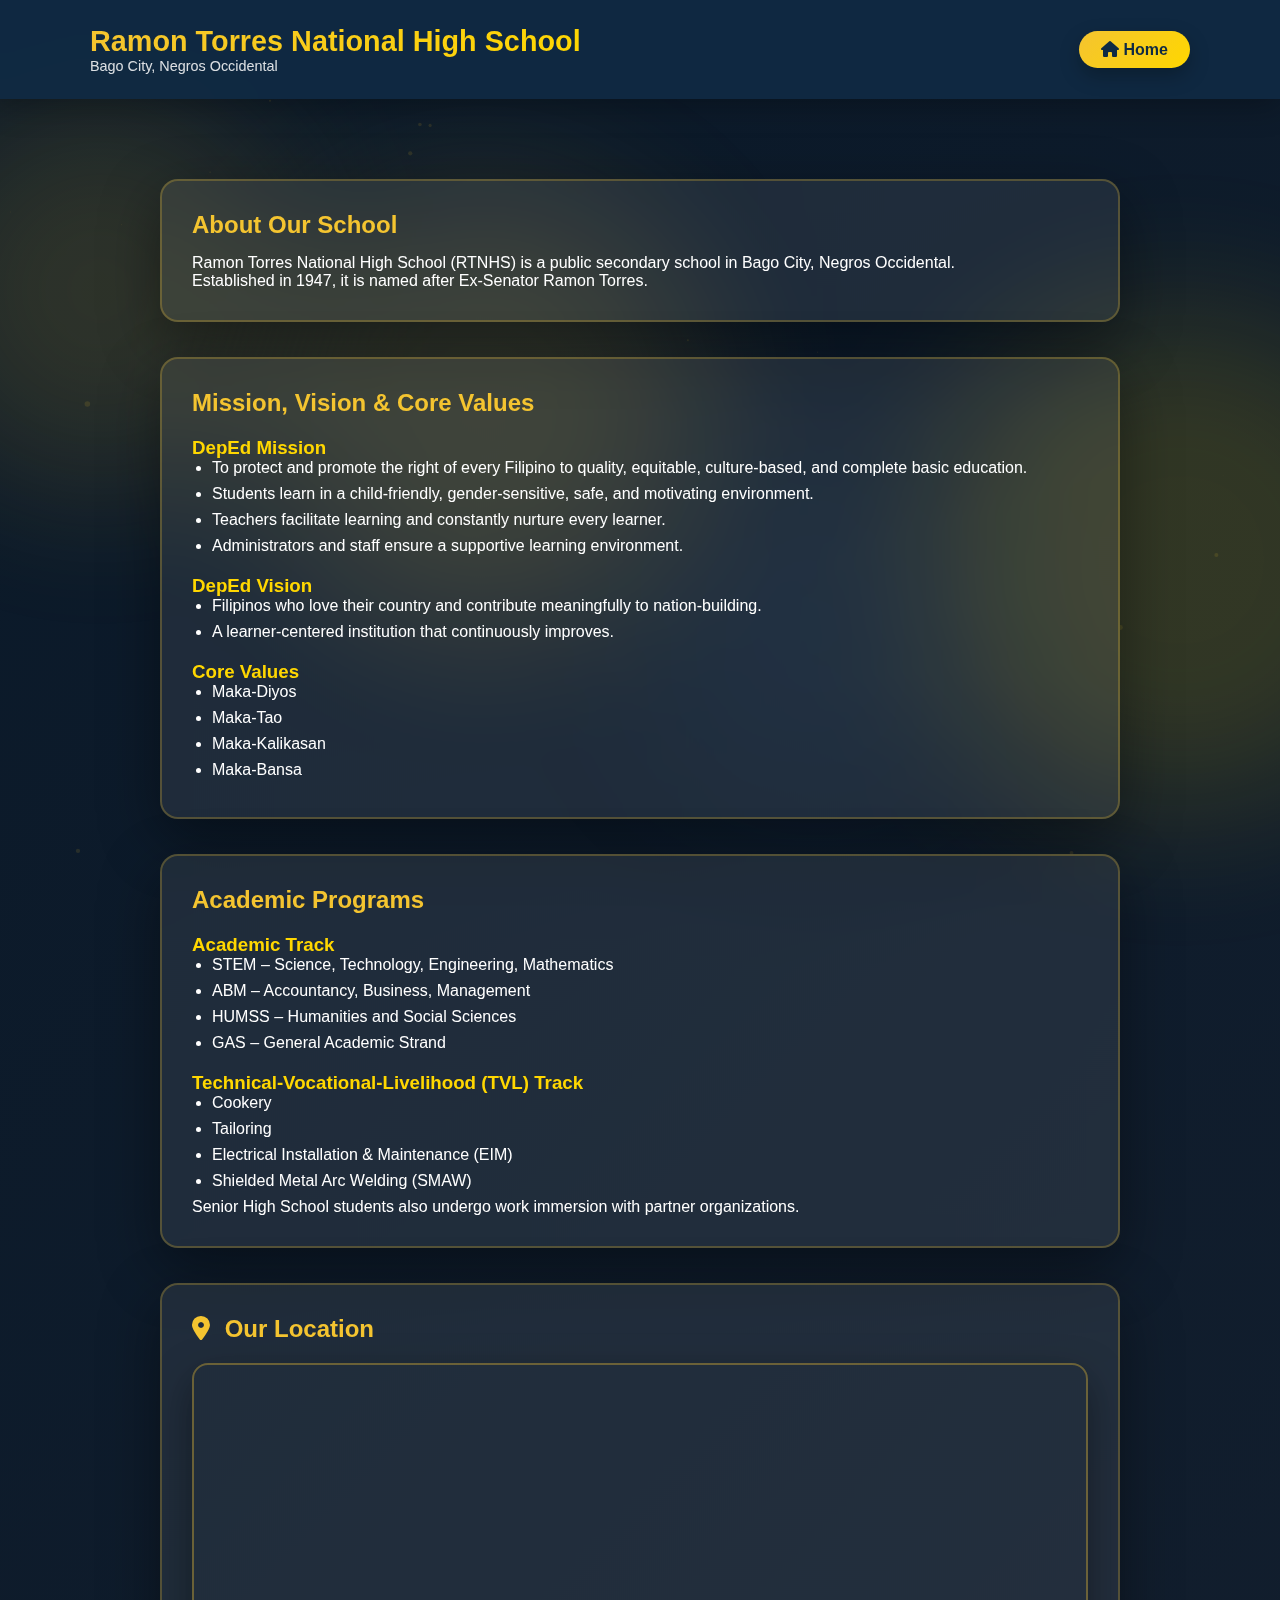
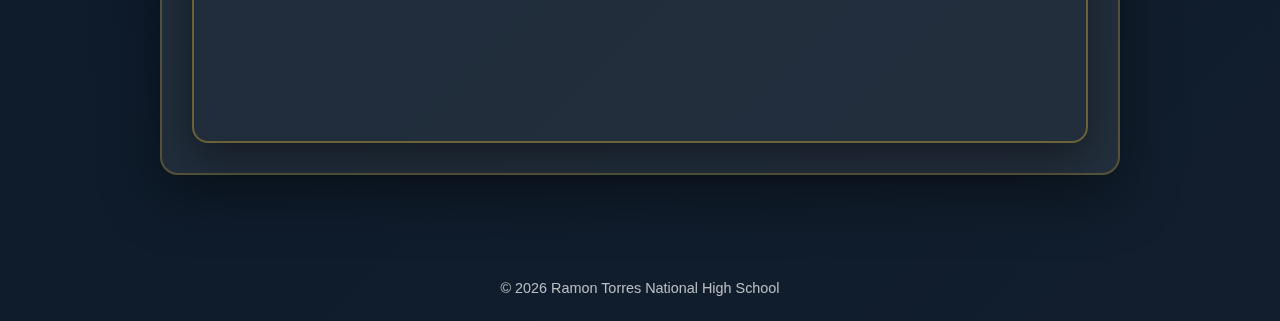
<file: about.html>
<!DOCTYPE html>
<html lang="en">
<head>
<meta charset="UTF-8">
<title>About Us | Ramon Torres National High School</title>
<meta name="viewport" content="width=device-width, initial-scale=1.0">

<link rel="stylesheet" href="https://cdnjs.cloudflare.com/ajax/libs/font-awesome/6.5.1/css/all.min.css">

<style>
:root {
    --primary-gold: #f4c430;
    --dark-navy: #0f2a44;
    --navy-light: #1a3a5c;
    --gold-gradient: linear-gradient(135deg, #f4c430, #ffd700);
}

/* RESET */
* { margin:0; padding:0; box-sizing:border-box; }

/* BODY */
body {
    font-family: 'Segoe UI', Arial, sans-serif;
    background: linear-gradient(135deg,#0a1929,#1a2332,#0a1929);
    background-size: 400% 400%;
    animation: gradientShift 15s ease infinite;
    color: #fff;
    min-height: 100vh;
    overflow-x: hidden;
}

@keyframes gradientShift {
    0%,100%{background-position:0% 50%}
    50%{background-position:100% 50%}
}

/* PARTICLES */
#particleCanvas {
    position: fixed;
    inset: 0;
    z-index: -2;
    opacity: .3;
}

/* ORBS */
.gradient-orbs {
    position: fixed;
    inset: 0;
    z-index: -1;
    pointer-events: none;
}
.orb {
    position:absolute;
    border-radius:50%;
    filter:blur(80px);
    opacity:.15;
    animation: float-orb 25s infinite ease-in-out;
}
.orb-1 {width:400px;height:400px;background:#f4c430;top:10%;left:-100px;}
.orb-2 {width:500px;height:500px;background:#ffd700;bottom:10%;right:-150px;}
.orb-3 {width:350px;height:350px;background:#1a3a5c;top:50%;left:50%;}
.orb-4 {width:450px;height:450px;background:#f4c430;bottom:30%;left:20%;}

@keyframes float-orb {
    50% { transform: translate(120px,-80px) scale(1.1); }
}

/* HEADER */
header {
    background: rgba(15,42,68,.9);
    backdrop-filter: blur(15px);
    padding: 25px;
    box-shadow: 0 5px 30px rgba(0,0,0,.3);
}

.header-content {
    max-width:1100px;
    margin:auto;
    display:flex;
    justify-content:space-between;
    align-items:center;
    flex-wrap: wrap;
    gap: 15px;
}

.header-title h1 {
    font-size:1.8rem;
    background: var(--gold-gradient);
    background-clip: text;
    -webkit-background-clip: text;
    color: transparent;
}

.header-title p {
    opacity:.85;
    font-size: .9rem;
}

nav a {
    color:#0f2a44;
    background: var(--gold-gradient);
    padding:10px 22px;
    border-radius:30px;
    font-weight:700;
    text-decoration:none;
    transition: all .3s ease;
    box-shadow: 0 8px 20px rgba(0,0,0,.25);
}

nav a:hover {
    transform: translateY(-3px);
    box-shadow: 0 12px 30px rgba(0,0,0,.35);
}

/* MAIN */
main {
    max-width:1000px;
    margin:80px auto;
    padding:0 20px;
}

/* GLASS SECTIONS */
section {
    background: rgba(255,255,255,.08);
    backdrop-filter: blur(12px);
    border-radius:18px;
    padding:30px;
    margin-bottom:35px;
    border:2px solid rgba(244,196,48,.25);
    box-shadow:0 20px 60px rgba(0,0,0,.4);
    animation: fadeUp .8s ease both;
}

@keyframes fadeUp {
    from {opacity:0; transform:translateY(40px)}
    to {opacity:1; transform:translateY(0)}
}

section h2 {
    color: var(--primary-gold);
    margin-bottom:15px;
}

section h3 {
    margin-top:20px;
    color:#ffd700;
}

ul { padding-left:20px; }
li { margin-bottom:8px; }

/* MAP FIX */
.map-container {
    margin-top: 20px;
    width: 100%;
    height: 380px;
    border-radius: 16px;
    overflow: hidden;
    border: 2px solid rgba(244,196,48,.35);
    box-shadow: 0 15px 40px rgba(0,0,0,.4);
}

.map-container iframe {
    width: 100%;
    height: 100%;
    border: 0;
}

/* FOOTER */
footer {
    text-align:center;
    padding:25px;
    opacity:.7;
    font-size:.9rem;
}
</style>
</head>

<body>

<canvas id="particleCanvas"></canvas>

<div class="gradient-orbs">
    <div class="orb orb-1"></div>
    <div class="orb orb-2"></div>
    <div class="orb orb-3"></div>
    <div class="orb orb-4"></div>
</div>

<header>
<div class="header-content">
    <div class="header-title">
        <h1>Ramon Torres National High School</h1>
        <p>Bago City, Negros Occidental</p>
    </div>
    <nav>
        <a href="index.html"><i class="fas fa-home"></i> Home</a>
    </nav>
</div>
</header>

<main>

<section>
<h2>About Our School</h2>
<p>Ramon Torres National High School (RTNHS) is a public secondary school in Bago City, Negros Occidental.</p>
<p>Established in 1947, it is named after Ex-Senator Ramon Torres.</p>
</section>

<section>
<h2>Mission, Vision & Core Values</h2>

<h3>DepEd Mission</h3>
<ul>
<li>To protect and promote the right of every Filipino to quality, equitable, culture-based, and complete basic education.</li>
<li>Students learn in a child-friendly, gender-sensitive, safe, and motivating environment.</li>
<li>Teachers facilitate learning and constantly nurture every learner.</li>
<li>Administrators and staff ensure a supportive learning environment.</li>
</ul>

<h3>DepEd Vision</h3>
<ul>
<li>Filipinos who love their country and contribute meaningfully to nation-building.</li>
<li>A learner-centered institution that continuously improves.</li>
</ul>

<h3>Core Values</h3>
<ul>
<li>Maka-Diyos</li>
<li>Maka-Tao</li>
<li>Maka-Kalikasan</li>
<li>Maka-Bansa</li>
</ul>
</section>

<section>
<h2>Academic Programs</h2>

<h3>Academic Track</h3>
<ul>
<li>STEM – Science, Technology, Engineering, Mathematics</li>
<li>ABM – Accountancy, Business, Management</li>
<li>HUMSS – Humanities and Social Sciences</li>
<li>GAS – General Academic Strand</li>
</ul>

<h3>Technical-Vocational-Livelihood (TVL) Track</h3>
<ul>
<li>Cookery</li>
<li>Tailoring</li>
<li>Electrical Installation & Maintenance (EIM)</li>
<li>Shielded Metal Arc Welding (SMAW)</li>
</ul>

<p>Senior High School students also undergo work immersion with partner organizations.</p>
</section>

<section>
<h2>
<i class="fa-solid fa-location-dot" style="margin-right:8px;"></i>
Our Location
</h2>

<div class="map-container">
<iframe
src="https://www.google.com/maps?q=Ramon%20Torres%20National%20High%20School%20Bago&output=embed"
loading="lazy"
referrerpolicy="no-referrer-when-downgrade"
title="Ramon Torres National High School Location">
</iframe>
</div>
</section>

</main>

<footer>
© 2026 Ramon Torres National High School
</footer>

<script>
const canvas=document.getElementById("particleCanvas"),ctx=canvas.getContext("2d");
canvas.width=innerWidth; canvas.height=innerHeight;
let p=[];
for(let i=0;i<50;i++) p.push({x:Math.random()*innerWidth,y:Math.random()*innerHeight,s:Math.random()*3});
function anim(){
ctx.clearRect(0,0,canvas.width,canvas.height);
p.forEach(a=>{
a.x+=.3;a.y+=.3;
if(a.x>innerWidth)a.x=0;
if(a.y>innerHeight)a.y=0;
ctx.fillStyle="rgba(244,196,48,.4)";
ctx.beginPath();
ctx.arc(a.x,a.y,a.s,0,Math.PI*2);
ctx.fill();
});
requestAnimationFrame(anim);
}
anim();
</script>

</body>
</html>
</file>
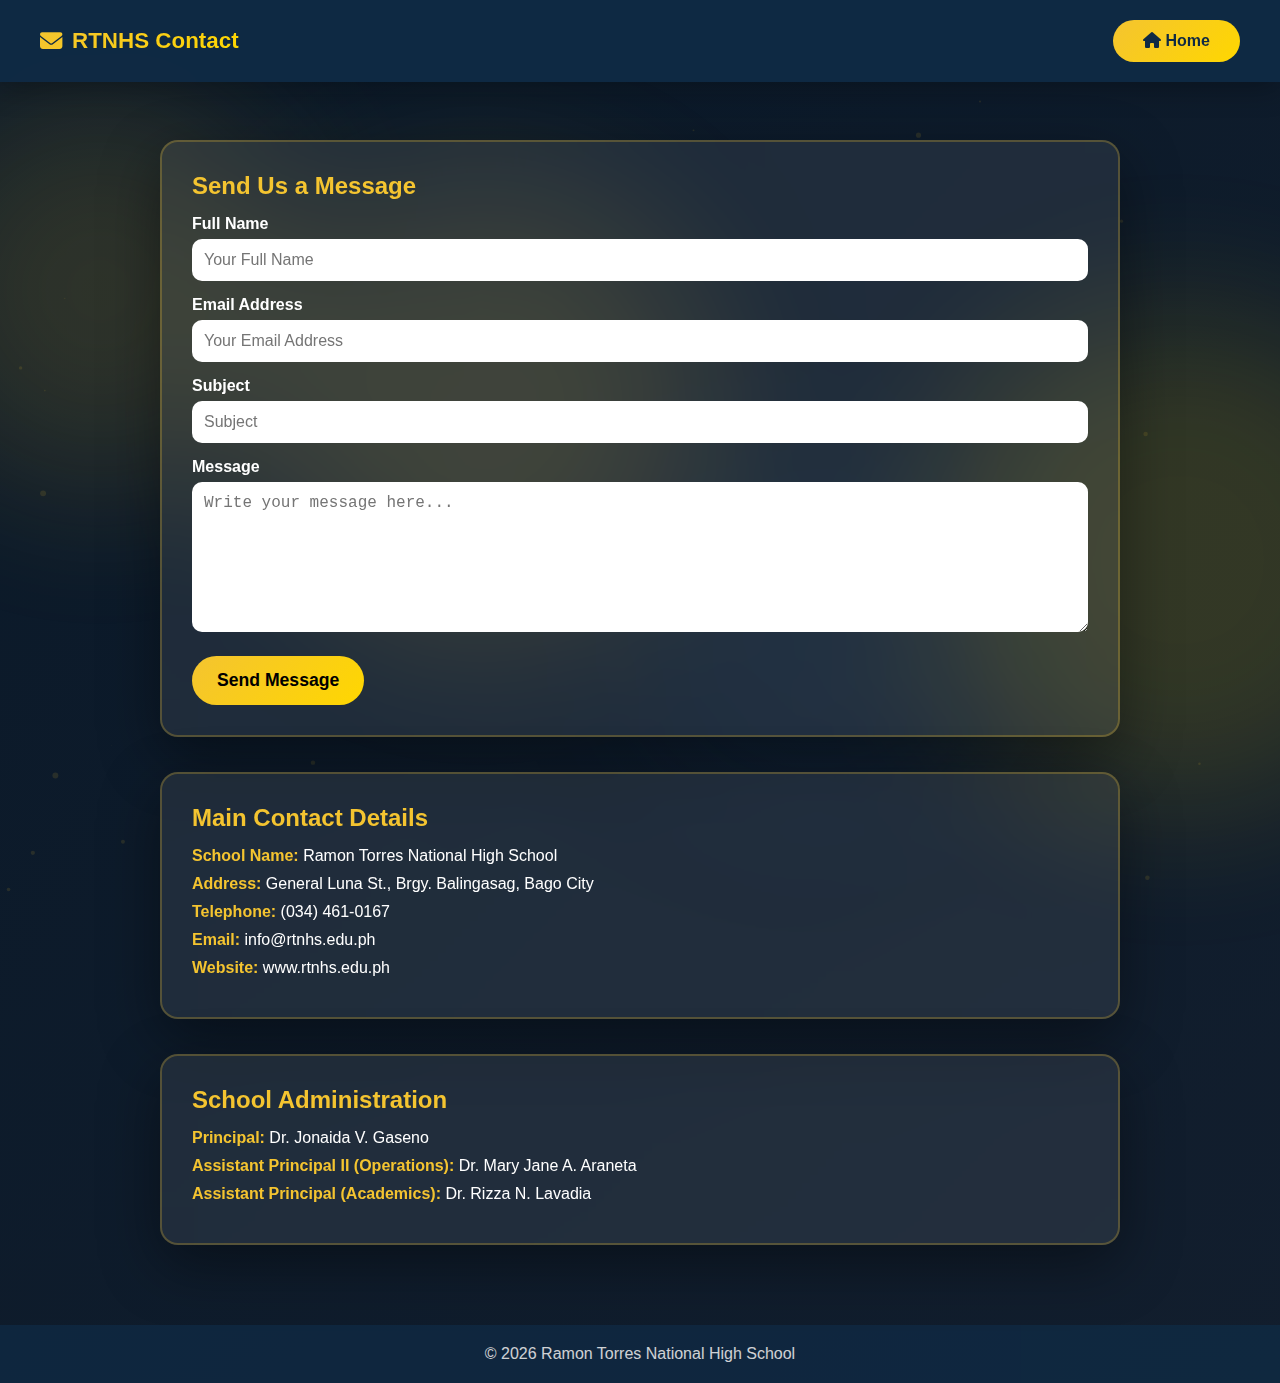
<file: contact.html>
<!DOCTYPE html>
<html lang="en">
<head>
<meta charset="UTF-8">
<meta name="viewport" content="width=device-width, initial-scale=1.0">
<title>RTNHS | Contact Us</title>

<link rel="stylesheet" href="https://cdnjs.cloudflare.com/ajax/libs/font-awesome/6.5.1/css/all.min.css" />

<style>
:root {
    --primary-gold: #f4c430;
    --gold-gradient: linear-gradient(135deg, #f4c430, #ffd700);
    --dark-navy: #0f2a44;
    --navy-light: #1a3a5c;
}

/* RESET */
* { margin:0; padding:0; box-sizing:border-box; }

/* BODY */
body {
    font-family: 'Segoe UI', Arial, sans-serif;
    background: linear-gradient(135deg,#0a1929,#1a2332,#0a1929);
    background-size: 400% 400%;
    animation: gradientShift 15s ease infinite;
    color: #fff;
    min-height: 100vh;
    overflow-x: hidden;
}

@keyframes gradientShift {
    0%,100% { background-position:0% 50%; }
    50% { background-position:100% 50%; }
}

/* PARTICLES */
#particleCanvas {
    position: fixed;
    inset: 0;
    z-index: -2;
    opacity: .3;
}

/* ORBS */
.gradient-orbs {
    position: fixed;
    inset: 0;
    z-index: -1;
    pointer-events: none;
}
.orb {
    position:absolute;
    border-radius:50%;
    filter:blur(80px);
    opacity:.15;
    animation: float-orb 25s infinite ease-in-out;
}
.orb-1 {width:400px;height:400px;background:#f4c430;top:10%;left:-100px;}
.orb-2 {width:500px;height:500px;background:#ffd700;bottom:10%;right:-150px;}
.orb-3 {width:350px;height:350px;background:#1a3a5c;top:50%;left:50%;}
.orb-4 {width:450px;height:450px;background:#f4c430;bottom:30%;left:20%;}

@keyframes float-orb {
    50% { transform: translate(120px,-80px) scale(1.1); }
}

/* TOP NAV */
.top-nav {
    position: fixed;
    top:0;
    width:100%;
    background: rgba(15,42,68,.95);
    backdrop-filter: blur(15px);
    padding: 20px 40px;
    display:flex;
    justify-content:space-between;
    align-items:center;
    z-index:1000;
    box-shadow: 0 5px 30px rgba(0,0,0,.3);
}

.nav-logo {
    font-size:1.4rem;
    font-weight:800;
    background: var(--gold-gradient);
    background-clip:text;
    -webkit-background-clip:text;
    color:transparent;
    display:flex;
    align-items:center;
    gap:10px;
}

.home-link {
    color: var(--dark-navy);
    background: var(--gold-gradient);
    padding:12px 30px;
    border-radius:50px;
    font-weight:700;
    text-decoration:none;
    transition:.4s;
}

.home-link:hover {
    transform: translateY(-5px);
    box-shadow:0 10px 40px rgba(244,196,48,.6);
}

/* MAIN CONTAINER */
.container {
    max-width:1000px;
    margin:140px auto 80px;
    padding:0 20px;
}

/* GLASS CARD */
.glass-card {
    background: rgba(255,255,255,.08);
    backdrop-filter: blur(14px);
    border-radius:18px;
    padding:30px;
    margin-bottom:35px;
    border:2px solid rgba(244,196,48,.25);
    box-shadow:0 20px 60px rgba(0,0,0,.4);
    animation: fadeUp .8s ease both;
}

@keyframes fadeUp {
    from {opacity:0; transform:translateY(40px)}
    to {opacity:1; transform:translateY(0)}
}

.glass-card h2 {
    color: var(--primary-gold);
    margin-bottom:15px;
}

/* FORM */
label {
    font-weight:600;
    margin-top:15px;
    display:block;
}

input, textarea {
    width:100%;
    margin-top:6px;
    padding:12px;
    border-radius:10px;
    border:none;
    outline:none;
    font-size:1rem;
}

textarea { min-height:150px; }

button {
    margin-top:20px;
    background: var(--gold-gradient);
    border:none;
    padding:14px 25px;
    border-radius:50px;
    font-size:1.1rem;
    font-weight:700;
    cursor:pointer;
    transition:.3s;
}

button:hover {
    transform: translateY(-4px);
    box-shadow:0 10px 30px rgba(244,196,48,.6);
}

/* INFO TEXT */
.info p {
    margin:10px 0;
}

.info span {
    color: var(--primary-gold);
    font-weight:700;
}

/* FOOTER */
footer {
    background:#0f2a44;
    text-align:center;
    padding:20px;
    opacity:.8;
}
</style>
</head>

<body>

<canvas id="particleCanvas"></canvas>

<div class="gradient-orbs">
    <div class="orb orb-1"></div>
    <div class="orb orb-2"></div>
    <div class="orb orb-3"></div>
    <div class="orb orb-4"></div>
</div>

<!-- NAV -->
<div class="top-nav">
    <div class="nav-logo">
        <i class="fas fa-envelope"></i>
        RTNHS Contact
    </div>
    <a href="index.html" class="home-link">
        <i class="fas fa-home"></i> Home
    </a>
</div>

<div class="container">

<!-- CONTACT FORM -->
<div class="glass-card">
    <h2>Send Us a Message</h2>

    <label>Full Name</label>
    <input type="text" placeholder="Your Full Name">

    <label>Email Address</label>
    <input type="email" placeholder="Your Email Address">

    <label>Subject</label>
    <input type="text" placeholder="Subject">

    <label>Message</label>
    <textarea placeholder="Write your message here..."></textarea>

    <button>Send Message</button>
</div>

<!-- CONTACT DETAILS -->
<div class="glass-card info">
    <h2>Main Contact Details</h2>
    <p><span>School Name:</span> Ramon Torres National High School</p>
    <p><span>Address:</span> General Luna St., Brgy. Balingasag, Bago City</p>
    <p><span>Telephone:</span> (034) 461-0167</p>
    <p><span>Email:</span> info@rtnhs.edu.ph</p>
    <p><span>Website:</span> www.rtnhs.edu.ph</p>
</div>

<!-- ADMIN -->
<div class="glass-card info">
    <h2>School Administration</h2>
    <p><span>Principal:</span> Dr. Jonaida V. Gaseno</p>
    <p><span>Assistant Principal II (Operations):</span> Dr. Mary Jane A. Araneta</p>
    <p><span>Assistant Principal (Academics):</span> Dr. Rizza N. Lavadia</p>
</div>

</div>

<footer>
© 2026 Ramon Torres National High School
</footer>

<script>
const canvas=document.getElementById("particleCanvas"),ctx=canvas.getContext("2d");
canvas.width=innerWidth; canvas.height=innerHeight;
let p=[];
for(let i=0;i<50;i++) p.push({x:Math.random()*innerWidth,y:Math.random()*innerHeight,s:Math.random()*3});
function anim(){
ctx.clearRect(0,0,canvas.width,canvas.height);
p.forEach(a=>{
a.x+=.3;a.y+=.3;
if(a.x>innerWidth)a.x=0;
if(a.y>innerHeight)a.y=0;
ctx.fillStyle="rgba(244,196,48,.4)";
ctx.beginPath();
ctx.arc(a.x,a.y,a.s,0,Math.PI*2);
ctx.fill();
});
requestAnimationFrame(anim);
}
anim();
</script>

</body>
</html>
</file>
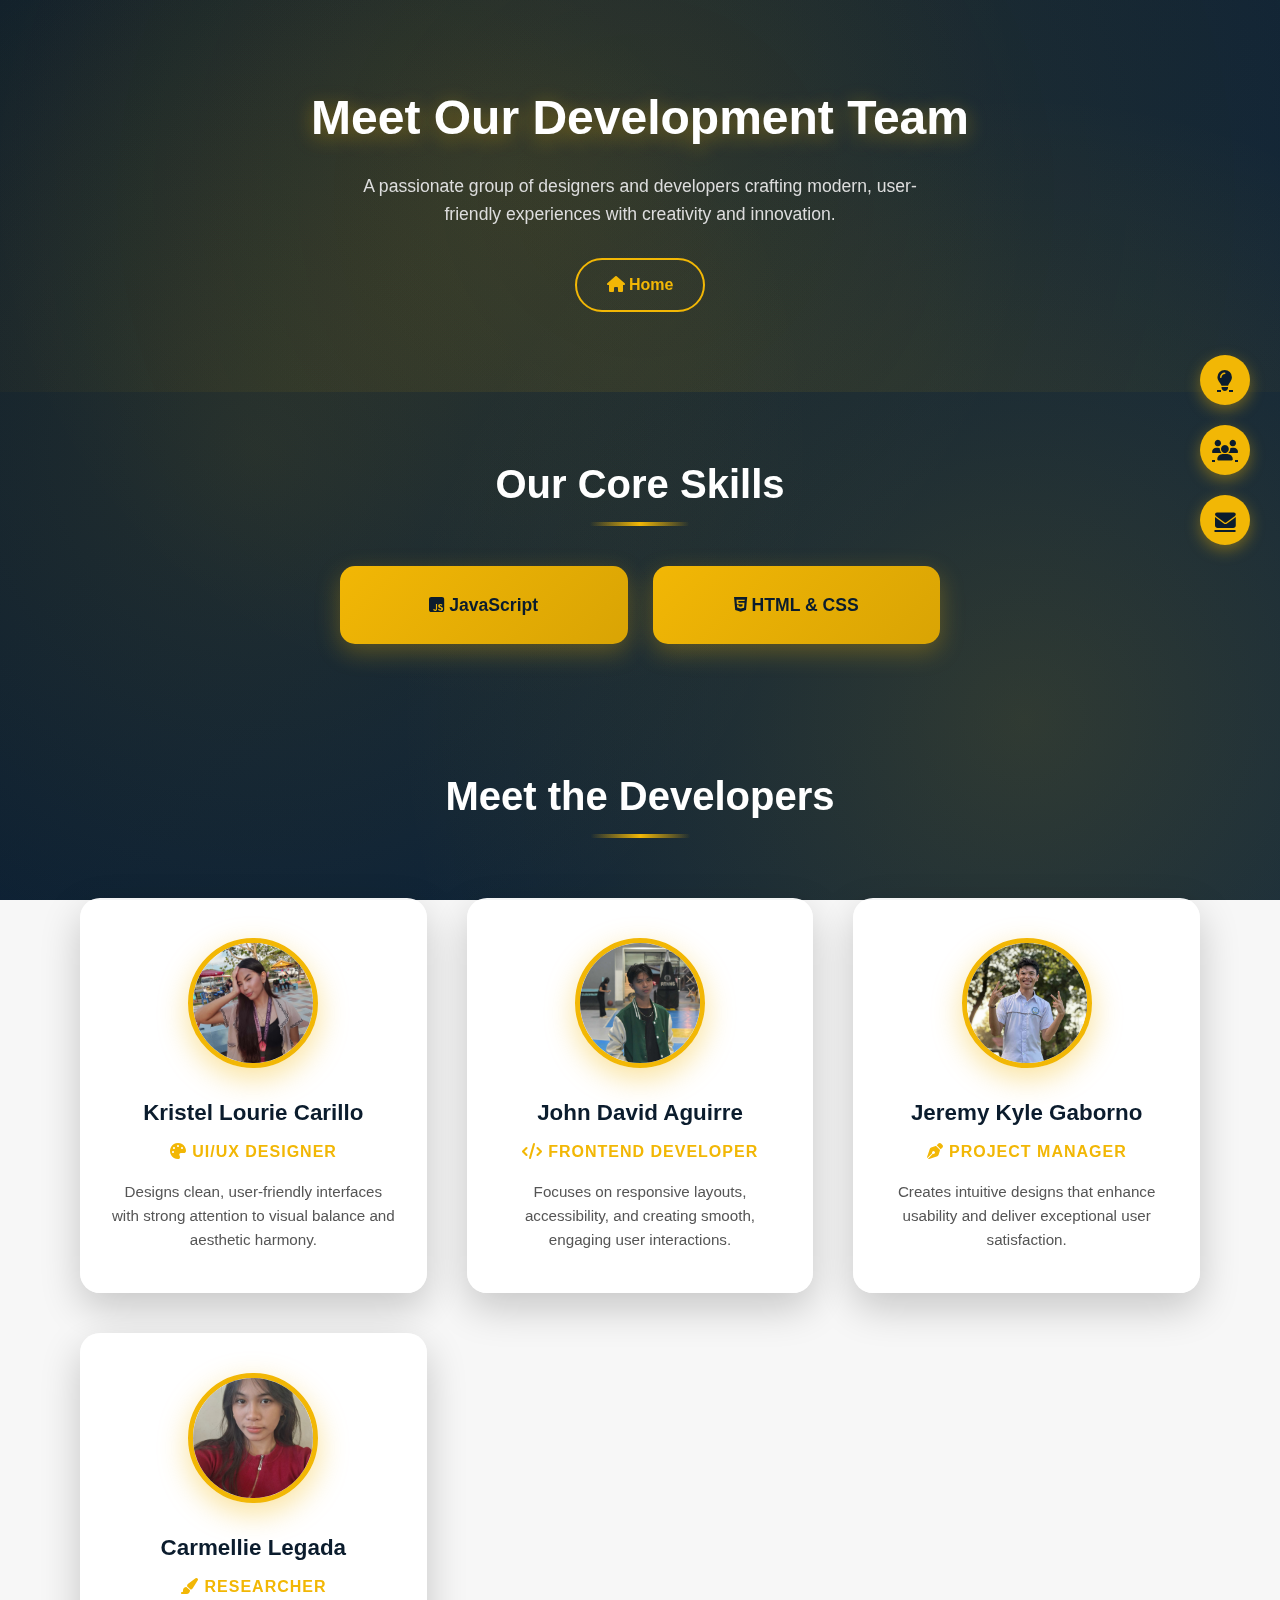
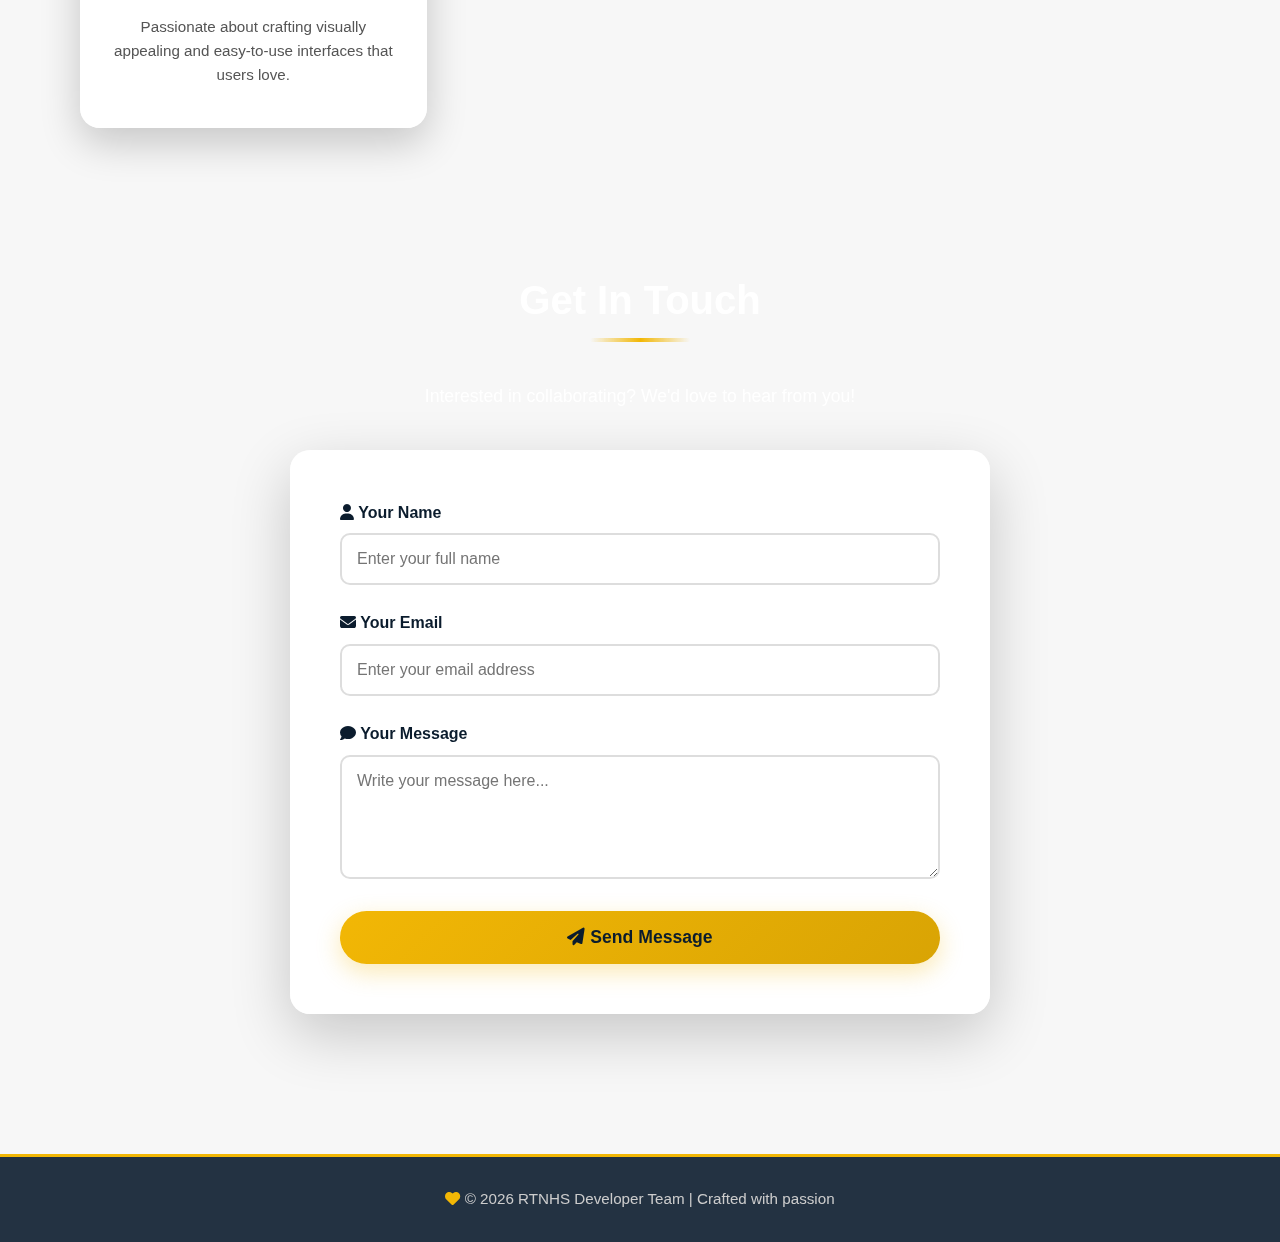
<file: developers-fixed (1).html>
<!DOCTYPE html>
<html lang="en">
<head>
    <meta charset="UTF-8">
    <meta name="viewport" content="width=device-width, initial-scale=1.0">
    <title>Developers - RTNHS</title>
    <!-- ✅ FIXED: Font Awesome CDN version corrected from 7.0.1 to 6.5.1 -->
    <link rel="stylesheet" href="https://cdnjs.cloudflare.com/ajax/libs/font-awesome/6.5.1/css/all.min.css" />

    <style>
        :root {
            --navy: #0b1c2d;
            --mustard: #f2b705;
            --light-bg: #f7f7f7;
            --card-bg: #ffffff;
            --text-dark: #333;
            --navy-light: #12314f;
        }

        * {
            box-sizing: border-box;
            margin: 0;
            padding: 0;
        }

        body {
            font-family: "Segoe UI", Tahoma, sans-serif;
            background-color: var(--light-bg);
            color: var(--text-dark);
            line-height: 1.6;
            overflow-x: hidden;
        }

        /* ANIMATED BACKGROUND */
        .bg-animation {
            position: fixed;
            top: 0;
            left: 0;
            width: 100%;
            height: 100%;
            z-index: -1;
            background: linear-gradient(135deg, #0b1c2d 0%, #12314f 50%, #0b1c2d 100%);
            background-size: 400% 400%;
            animation: gradientShift 15s ease infinite;
        }

        @keyframes gradientShift {
            0% { background-position: 0% 50%; }
            50% { background-position: 100% 50%; }
            100% { background-position: 0% 50%; }
        }

        .bg-animation::before {
            content: '';
            position: absolute;
            top: 0;
            left: 0;
            width: 100%;
            height: 100%;
            background-image: 
                radial-gradient(circle at 20% 50%, rgba(242, 183, 5, 0.1) 0%, transparent 50%),
                radial-gradient(circle at 80% 80%, rgba(242, 183, 5, 0.15) 0%, transparent 50%),
                radial-gradient(circle at 40% 20%, rgba(242, 183, 5, 0.08) 0%, transparent 50%);
            animation: float 20s ease-in-out infinite;
        }

        @keyframes float {
            0%, 100% { transform: translateY(0px); }
            50% { transform: translateY(-20px); }
        }

        /* HEADER */
        header {
            background: transparent;
            color: white;
            padding: 80px 20px;
            text-align: center;
            position: relative;
            overflow: hidden;
        }

        header::before {
            content: '';
            position: absolute;
            top: -50%;
            left: -50%;
            width: 200%;
            height: 200%;
            background: radial-gradient(circle, rgba(242, 183, 5, 0.1) 0%, transparent 70%);
            animation: rotate 30s linear infinite;
        }

        @keyframes rotate {
            from { transform: rotate(0deg); }
            to { transform: rotate(360deg); }
        }

        header h1 {
            margin-bottom: 15px;
            font-size: 3rem;
            position: relative;
            z-index: 1;
            text-shadow: 0 4px 20px rgba(242, 183, 5, 0.4);
            animation: fadeInDown 1s ease-out;
        }

        header p {
            color: #ddd;
            max-width: 600px;
            margin: auto;
            font-size: 1.1rem;
            position: relative;
            z-index: 1;
            animation: fadeInUp 1s ease-out 0.3s backwards;
        }

        nav ul {
            list-style: none;
            padding: 0;
            margin-top: 30px;
            display: flex;
            justify-content: center;
            gap: 25px;
            position: relative;
            z-index: 1;
            animation: fadeInUp 1s ease-out 0.5s backwards;
        }

        nav a {
            color: var(--mustard);
            text-decoration: none;
            font-weight: bold;
            padding: 12px 30px;
            border: 2px solid var(--mustard);
            border-radius: 50px;
            transition: all 0.3s ease;
            display: inline-block;
        }

        nav a:hover {
            background-color: var(--mustard);
            color: var(--navy);
            transform: translateY(-3px);
            box-shadow: 0 8px 20px rgba(242, 183, 5, 0.3);
        }

        /* SECTIONS */
        section {
            padding: 60px 20px;
            max-width: 1200px;
            margin: auto;
            background: transparent;
            position: relative;
        }

        h2 {
            color: white;
            font-size: 2.5rem;
            text-align: center;
            margin-bottom: 50px;
            position: relative;
            display: inline-block;
            left: 50%;
            transform: translateX(-50%);
        }

        h2::after {
            content: '';
            position: absolute;
            bottom: -10px;
            left: 50%;
            transform: translateX(-50%);
            width: 100px;
            height: 4px;
            background: linear-gradient(90deg, transparent, var(--mustard), transparent);
            border-radius: 2px;
        }

        /* SKILLS */
        .skills-list {
            list-style: none;
            padding: 0;
            display: grid;
            grid-template-columns: repeat(auto-fit, minmax(200px, 1fr));
            gap: 25px;
            max-width: 600px;
            margin: auto;
        }

        .skills-list li {
            background: linear-gradient(135deg, var(--mustard), #d9a404);
            color: var(--navy);
            padding: 25px;
            border-radius: 15px;
            text-align: center;
            font-weight: bold;
            font-size: 1.1rem;
            box-shadow: 0 8px 25px rgba(242, 183, 5, 0.3);
            transition: all 0.3s ease;
            animation: scaleIn 0.6s ease-out backwards;
            cursor: pointer;
            position: relative;
            overflow: hidden;
        }

        .skills-list li::before {
            content: '';
            position: absolute;
            top: 50%;
            left: 50%;
            width: 0;
            height: 0;
            border-radius: 50%;
            background: rgba(255, 255, 255, 0.3);
            transform: translate(-50%, -50%);
            transition: width 0.5s, height 0.5s;
        }

        .skills-list li:hover::before {
            width: 300px;
            height: 300px;
        }

        .skills-list li:hover {
            transform: translateY(-10px) scale(1.05);
            box-shadow: 0 15px 40px rgba(242, 183, 5, 0.5);
        }

        .skills-list li:nth-child(1) { animation-delay: 0.8s; }
        .skills-list li:nth-child(2) { animation-delay: 1s; }

        /* BIO CARDS */
        .bio-cards {
            display: grid;
            grid-template-columns: repeat(auto-fit, minmax(280px, 1fr));
            gap: 40px;
            padding: 20px;
        }

        .bio-card {
            background: rgba(255, 255, 255, 0.95);
            border-radius: 20px;
            padding: 40px 30px;
            text-align: center;
            box-shadow: 0 15px 40px rgba(0,0,0,0.2);
            transition: all 0.4s cubic-bezier(0.175, 0.885, 0.32, 1.275);
            animation: slideUp 0.8s ease-out backwards;
            position: relative;
            overflow: hidden;
        }

        .bio-card::before {
            content: '';
            position: absolute;
            top: 0;
            left: -100%;
            width: 100%;
            height: 100%;
            background: linear-gradient(90deg, transparent, rgba(242, 183, 5, 0.2), transparent);
            transition: left 0.5s;
        }

        .bio-card:hover::before {
            left: 100%;
        }

        .bio-card:hover {
            transform: translateY(-15px) scale(1.02);
            box-shadow: 0 25px 60px rgba(242, 183, 5, 0.3);
        }

        .bio-card:nth-child(1) { animation-delay: 1.2s; }
        .bio-card:nth-child(2) { animation-delay: 1.4s; }
        .bio-card:nth-child(3) { animation-delay: 1.6s; }
        .bio-card:nth-child(4) { animation-delay: 1.8s; }

        .bio-card .img-container {
            position: relative;
            display: inline-block;
            margin-bottom: 20px;
        }

        .bio-card img {
            width: 130px;
            height: 130px;
            border-radius: 50%;
            object-fit: cover;
            border: 5px solid var(--mustard);
            transition: all 0.3s ease;
            box-shadow: 0 10px 30px rgba(242, 183, 5, 0.4);
        }

        .bio-card:hover img {
            transform: scale(1.1) rotate(5deg);
            box-shadow: 0 15px 40px rgba(242, 183, 5, 0.6);
        }

        .bio-card h3 {
            margin-bottom: 8px;
            color: var(--navy);
            font-size: 1.4rem;
        }

        .role {
            color: var(--mustard);
            font-weight: bold;
            margin-bottom: 15px;
            font-size: 1rem;
            text-transform: uppercase;
            letter-spacing: 1px;
        }

        .bio-card p:last-child {
            color: #555;
            font-size: 0.95rem;
            line-height: 1.6;
        }

        /* CONTACT FORM */
        .contact-form {
            background: rgba(255, 255, 255, 0.95);
            padding: 50px;
            border-radius: 20px;
            box-shadow: 0 20px 60px rgba(0,0,0,0.2);
            max-width: 700px;
            margin: auto;
            animation: scaleIn 1s ease-out 2s backwards;
        }

        .contact-form label {
            font-weight: bold;
            color: var(--navy);
            display: block;
            margin-bottom: 8px;
            font-size: 1rem;
        }

        .contact-form input,
        .contact-form textarea {
            width: 100%;
            padding: 15px;
            margin-bottom: 25px;
            border: 2px solid #ddd;
            border-radius: 10px;
            font-size: 1rem;
            font-family: inherit;
            transition: all 0.3s ease;
        }

        .contact-form input:focus,
        .contact-form textarea:focus {
            outline: none;
            border-color: var(--mustard);
            box-shadow: 0 0 0 3px rgba(242, 183, 5, 0.1);
            transform: translateY(-2px);
        }

        .contact-form button {
            background: linear-gradient(135deg, var(--mustard), #d9a404);
            color: var(--navy);
            padding: 16px 40px;
            border: none;
            border-radius: 50px;
            font-size: 1.1rem;
            font-weight: bold;
            cursor: pointer;
            transition: all 0.3s ease;
            width: 100%;
            box-shadow: 0 8px 25px rgba(242, 183, 5, 0.3);
        }

        .contact-form button:hover {
            transform: translateY(-3px);
            box-shadow: 0 12px 35px rgba(242, 183, 5, 0.5);
        }

        .contact-form button:active {
            transform: translateY(-1px);
        }

        /* FOOTER */
        footer {
            background: rgba(11, 28, 45, 0.9);
            color: #ccc;
            text-align: center;
            padding: 30px 20px;
            margin-top: 80px;
            font-size: 0.95rem;
            border-top: 3px solid var(--mustard);
        }

        /* ANIMATIONS */
        @keyframes fadeInDown {
            from {
                opacity: 0;
                transform: translateY(-50px);
            }
            to {
                opacity: 1;
                transform: translateY(0);
            }
        }

        @keyframes fadeInUp {
            from {
                opacity: 0;
                transform: translateY(50px);
            }
            to {
                opacity: 1;
                transform: translateY(0);
            }
        }

        @keyframes scaleIn {
            from {
                opacity: 0;
                transform: scale(0.8);
            }
            to {
                opacity: 1;
                transform: scale(1);
            }
        }

        @keyframes slideUp {
            from {
                opacity: 0;
                transform: translateY(80px);
            }
            to {
                opacity: 1;
                transform: translateY(0);
            }
        }

        /* SCROLL REVEAL */
        .reveal {
            opacity: 0;
            transform: translateY(50px);
            transition: all 0.8s ease-out;
        }

        .reveal.active {
            opacity: 1;
            transform: translateY(0);
        }

        /* RESPONSIVE */
        @media (max-width: 768px) {
            header h1 {
                font-size: 2.2rem;
            }

            h2 {
                font-size: 2rem;
            }

            .bio-cards {
                grid-template-columns: 1fr;
            }

            .contact-form {
                padding: 30px 20px;
            }
        }

        /* FLOATING ICONS */
        .floating-icons {
            position: fixed;
            top: 50%;
            right: 30px;
            transform: translateY(-50%);
            display: flex;
            flex-direction: column;
            gap: 20px;
            z-index: 100;
            animation: fadeInRight 1s ease-out 2.5s backwards;
        }

        .floating-icons a {
            width: 50px;
            height: 50px;
            background: var(--mustard);
            color: var(--navy);
            border-radius: 50%;
            display: flex;
            align-items: center;
            justify-content: center;
            font-size: 1.3rem;
            transition: all 0.3s ease;
            box-shadow: 0 5px 15px rgba(242, 183, 5, 0.4);
        }

        .floating-icons a:hover {
            transform: scale(1.2) rotate(10deg);
            box-shadow: 0 8px 25px rgba(242, 183, 5, 0.6);
        }

        @keyframes fadeInRight {
            from {
                opacity: 0;
                transform: translateX(50px) translateY(-50%);
            }
            to {
                opacity: 1;
                transform: translateX(0) translateY(-50%);
            }
        }

        @media (max-width: 768px) {
            .floating-icons {
                display: none;
            }
        }
    </style>
</head>

<body>

<div class="bg-animation"></div>

<header>
    <h1>Meet Our Development Team</h1>
    <p>A passionate group of designers and developers crafting modern, user-friendly experiences with creativity and innovation.</p>
    <nav>
        <ul>
            <li><a href="index.html"><i class="fas fa-home"></i> Home</a></li>
        </ul>
    </nav>
</header>

<section id="skills">
    <h2>Our Core Skills</h2>
    <ul class="skills-list">
        <li><i class="fab fa-js-square"></i> JavaScript</li>
        <li><i class="fab fa-html5"></i> HTML & CSS</li>
    </ul>
</section>

<section id="bio">
    <h2>Meet the Developers</h2>
    <div class="bio-cards">

        <div class="bio-card">
            <div class="img-container">
                <img src="images/developer (1).jfif" alt="Kristel Lourie Carillo">
            </div>
            <h3>Kristel Lourie Carillo</h3>
            <p class="role"><i class="fas fa-palette"></i> UI/UX Designer</p>
            <p>Designs clean, user-friendly interfaces with strong attention to visual balance and aesthetic harmony.</p>
        </div>

        <div class="bio-card">
            <div class="img-container">
                <img src="images/developer (3).jfif" alt="John David Aguirre">
            </div>
            <h3>John David Aguirre</h3>
            <p class="role"><i class="fas fa-code"></i> Frontend Developer</p>
            <p>Focuses on responsive layouts, accessibility, and creating smooth, engaging user interactions.</p>
        </div>

        <div class="bio-card">
            <div class="img-container">
                <img src="images/developer (2).jfif" alt="Jeremy Kyle Gaborno">
            </div>
            <h3>Jeremy Kyle Gaborno</h3>
            <p class="role"><i class="fas fa-pen-nib"></i> Project Manager</p>
            <p>Creates intuitive designs that enhance usability and deliver exceptional user satisfaction.</p>
        </div>

        <div class="bio-card">
            <div class="img-container">
                <img src="images/developer (4).jfif" alt="Carmellie Legada">
            </div>
            <h3>Carmellie Legada</h3>
            <p class="role"><i class="fas fa-paint-brush"></i> Researcher</p>
            <p>Passionate about crafting visually appealing and easy-to-use interfaces that users love.</p>
        </div>

    </div>
</section>

<section id="contact">
    <h2>Get In Touch</h2>
    <p style="text-align:center; color: white; font-size: 1.1rem; margin-bottom: 40px;">
        Interested in collaborating? We'd love to hear from you!
    </p>

    <form class="contact-form">
        <label><i class="fas fa-user"></i> Your Name</label>
        <input type="text" placeholder="Enter your full name" required>

        <label><i class="fas fa-envelope"></i> Your Email</label>
        <input type="email" placeholder="Enter your email address" required>

        <label><i class="fas fa-comment"></i> Your Message</label>
        <textarea rows="5" placeholder="Write your message here..." required></textarea>

        <button type="submit"><i class="fas fa-paper-plane"></i> Send Message</button>
    </form>
</section>

<div class="floating-icons">
    <a href="#skills" title="Skills"><i class="fas fa-lightbulb"></i></a>
    <a href="#bio" title="Team"><i class="fas fa-users"></i></a>
    <a href="#contact" title="Contact"><i class="fas fa-envelope"></i></a>
</div>

<footer>
    <p><i class="fas fa-heart" style="color: var(--mustard);"></i> © 2026 RTNHS Developer Team | Crafted with passion</p>
</footer>

<script>
    // Scroll reveal animation
    function reveal() {
        const reveals = document.querySelectorAll('.reveal');
        
        for (let i = 0; i < reveals.length; i++) {
            const windowHeight = window.innerHeight;
            const elementTop = reveals[i].getBoundingClientRect().top;
            const elementVisible = 150;
            
            if (elementTop < windowHeight - elementVisible) {
                reveals[i].classList.add('active');
            }
        }
    }

    window.addEventListener('scroll', reveal);

    // Smooth scrolling for navigation
    document.querySelectorAll('a[href^="#"]').forEach(anchor => {
        anchor.addEventListener('click', function (e) {
            e.preventDefault();
            const target = document.querySelector(this.getAttribute('href'));
            if (target) {
                target.scrollIntoView({
                    behavior: 'smooth',
                    block: 'start'
                });
            }
        });
    });

    // Form submission handling
    document.querySelector('.contact-form').addEventListener('submit', function(e) {
        e.preventDefault();
        alert('Thank you for your message! We will get back to you soon.');
        this.reset();
    });

    // Add floating animation to skill items
    const skills = document.querySelectorAll('.skills-list li');
    skills.forEach((skill, index) => {
        skill.style.animation = `scaleIn 0.6s ease-out ${0.8 + index * 0.2}s backwards, float 3s ease-in-out ${index * 0.5}s infinite`;
    });
</script>

</body>
</html>
</file>
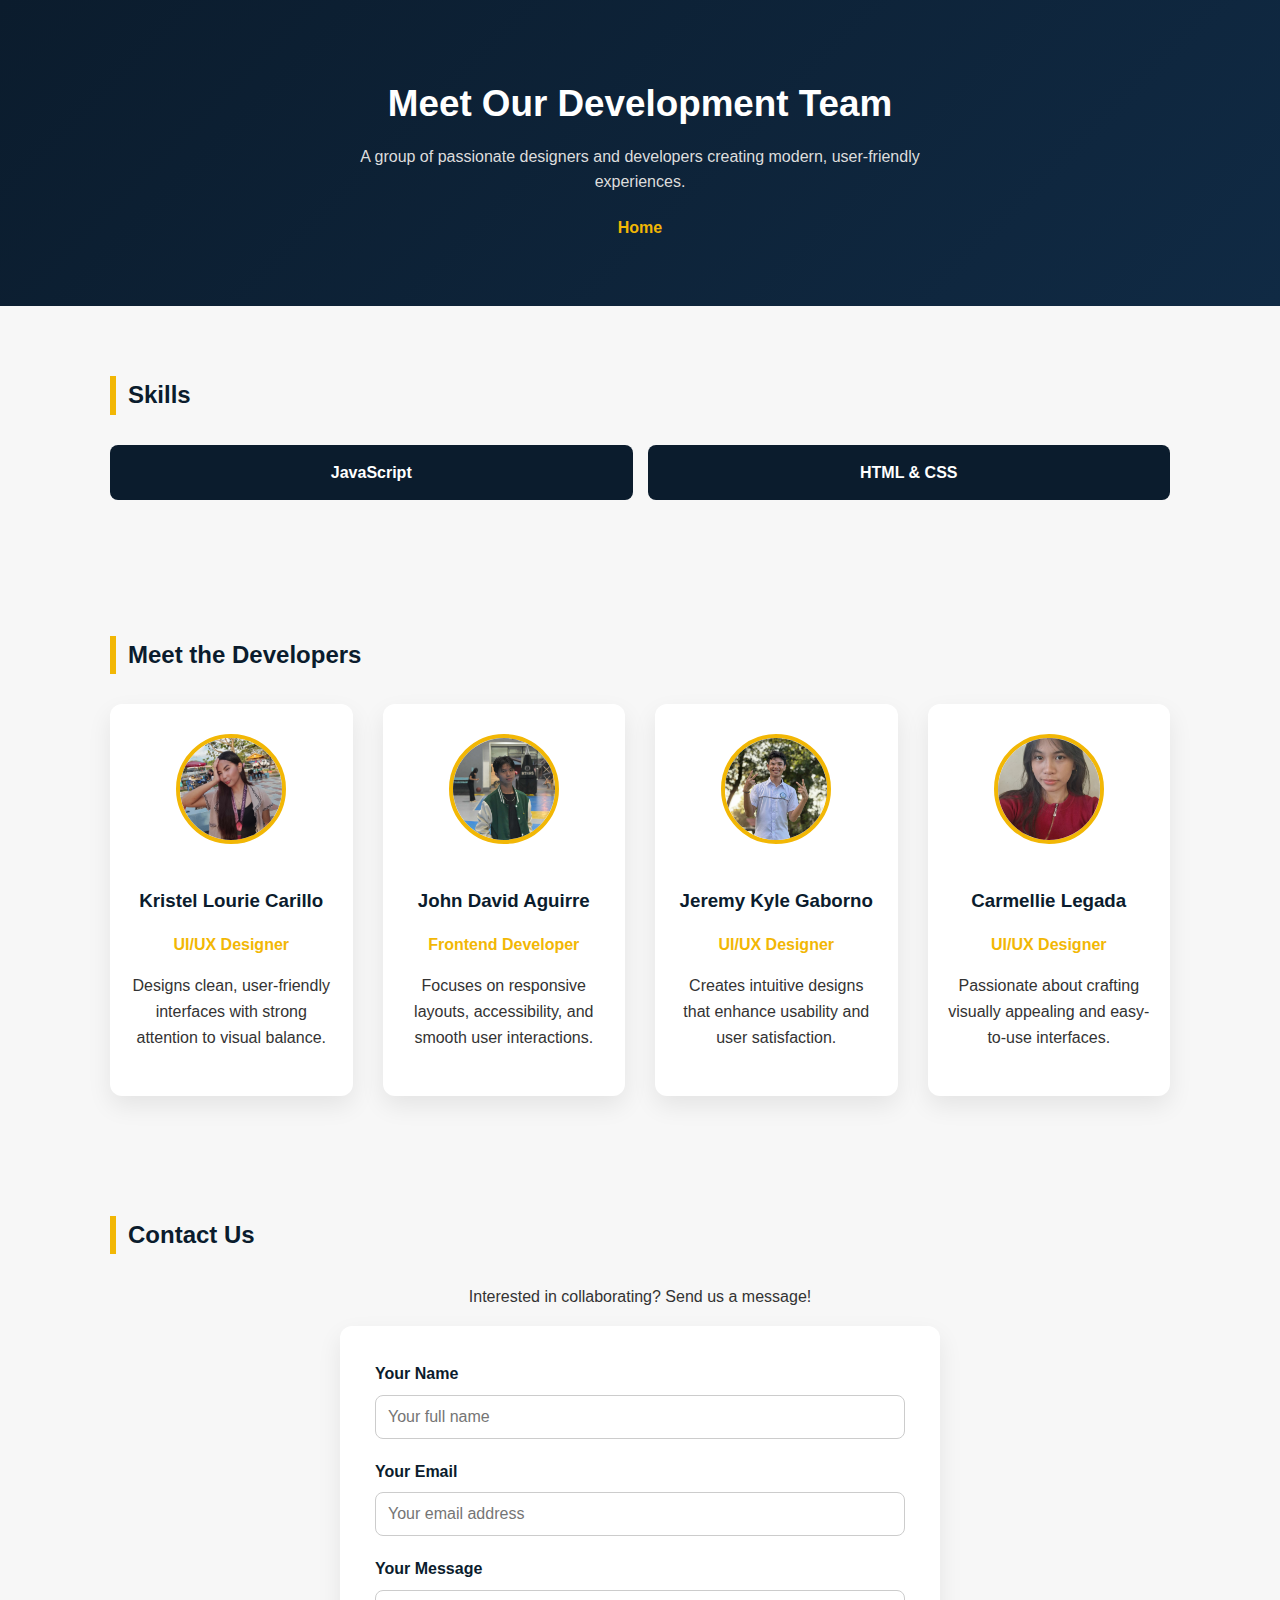
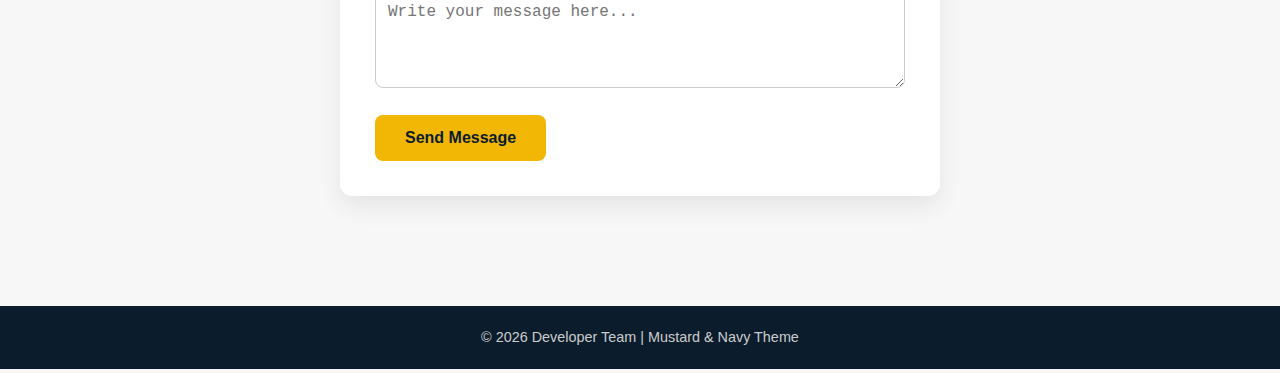
<file: developers.html>
<!DOCTYPE html>
<html lang="en">
<head>
    <meta charset="UTF-8">
    <meta name="viewport" content="width=device-width, initial-scale=1.0">
    <title>Developers Page</title>

    <style>
        :root {
            --navy: #0b1c2d;
            --mustard: #f2b705;
            --light-bg: #f7f7f7;
            --card-bg: #ffffff;
            --text-dark: #333;
        }

        * {
            box-sizing: border-box;
        }

        body {
            font-family: "Segoe UI", Tahoma, sans-serif;
            margin: 0;
            background-color: var(--light-bg);
            color: var(--text-dark);
            line-height: 1.6;
        }

        /* HEADER */
        header {
            background: linear-gradient(135deg, var(--navy), #102a44);
            color: white;
            padding: 50px 20px;
            text-align: center;
        }

        header h1 {
            margin-bottom: 10px;
            font-size: 2.3rem;
        }

        header p {
            color: #ddd;
            max-width: 600px;
            margin: auto;
        }

        nav ul {
            list-style: none;
            padding: 0;
            margin-top: 20px;
            display: flex;
            justify-content: center;
            gap: 25px;
        }

        nav a {
            color: var(--mustard);
            text-decoration: none;
            font-weight: bold;
        }

        nav a:hover {
            text-decoration: underline;
        }

        /* SECTIONS */
        section {
            padding: 50px 20px;
            max-width: 1100px;
            margin: auto;
        }

        h2 {
            color: var(--navy);
            border-left: 6px solid var(--mustard);
            padding-left: 12px;
            margin-bottom: 30px;
        }

        /* SKILLS */
        .skills-list {
            list-style: none;
            padding: 0;
            display: grid;
            grid-template-columns: repeat(auto-fit, minmax(150px, 1fr));
            gap: 15px;
        }

        .skills-list li {
            background-color: var(--navy);
            color: white;
            padding: 15px;
            border-radius: 8px;
            text-align: center;
            font-weight: bold;
            transition: transform 0.2s ease;
        }

        .skills-list li:hover {
            transform: scale(1.05);
        }

        /* BIO CARDS */
        .bio-cards {
            display: grid;
            grid-template-columns: repeat(auto-fit, minmax(230px, 1fr));
            gap: 30px;
        }

        .bio-card {
            background-color: var(--card-bg);
            border-radius: 12px;
            padding: 30px 20px;
            text-align: center;
            box-shadow: 0 10px 25px rgba(0,0,0,0.08);
            transition: transform 0.3s ease, box-shadow 0.3s ease;
        }

        .bio-card:hover {
            transform: translateY(-8px);
            box-shadow: 0 16px 35px rgba(0,0,0,0.12);
        }

        .bio-card img {
            width: 110px;
            height: 110px;
            border-radius: 50%;
            object-fit: cover;
            border: 4px solid var(--mustard);
            margin-bottom: 15px;
        }

        .bio-card h3 {
            margin-bottom: 5px;
            color: var(--navy);
        }

        .role {
            color: var(--mustard);
            font-weight: bold;
            margin-bottom: 10px;
        }

        /* CONTACT FORM */
        .contact-form {
            background-color: var(--card-bg);
            padding: 35px;
            border-radius: 12px;
            box-shadow: 0 10px 25px rgba(0,0,0,0.08);
            max-width: 600px;
            margin: auto;
        }

        .contact-form label {
            font-weight: bold;
            color: var(--navy);
        }

        .contact-form input,
        .contact-form textarea {
            width: 100%;
            padding: 12px;
            margin: 8px 0 20px;
            border: 1px solid #ccc;
            border-radius: 8px;
            font-size: 1rem;
        }

        .contact-form input:focus,
        .contact-form textarea:focus {
            outline: none;
            border-color: var(--mustard);
        }

        .contact-form button {
            background-color: var(--mustard);
            color: var(--navy);
            padding: 14px 30px;
            border: none;
            border-radius: 8px;
            font-size: 1rem;
            font-weight: bold;
            cursor: pointer;
            transition: transform 0.2s, background-color 0.3s;
        }

        .contact-form button:hover {
            background-color: #d9a404;
            transform: translateY(-2px);
        }

        /* FOOTER */
        footer {
            background-color: var(--navy);
            color: #ccc;
            text-align: center;
            padding: 20px;
            margin-top: 60px;
            font-size: 0.9rem;
        }
    </style>
</head>

<body>

<header>
    <h1>Meet Our Development Team</h1>
    <p>A group of passionate designers and developers creating modern, user-friendly experiences.</p>
    <nav>
        <ul>
            <li><a href="index.html">Home</a></li>
        </ul>
    </nav>
</header>

<section id="skills">
    <h2>Skills</h2>
    <ul class="skills-list">
        <li>JavaScript</li>
        <li>HTML & CSS</li>
    </ul>
</section>

<section id="bio">
    <h2>Meet the Developers</h2>
    <div class="bio-cards">

        <div class="bio-card">
            <img src="images/developer (1).jfif" alt="Kristel Lourie Carillo">
            <h3>Kristel Lourie Carillo</h3>
            <p class="role">UI/UX Designer</p>
            <p>Designs clean, user-friendly interfaces with strong attention to visual balance.</p>
        </div>

        <div class="bio-card">
            <img src="images/developer (3).jfif" alt="John David Aguirre">
            <h3>John David Aguirre</h3>
            <p class="role">Frontend Developer</p>
            <p>Focuses on responsive layouts, accessibility, and smooth user interactions.</p>
        </div>

        <div class="bio-card">
            <img src="images/developer (2).jfif" alt="Jeremy Kyle Gaborno">
            <h3>Jeremy Kyle Gaborno</h3>
            <p class="role">UI/UX Designer</p>
            <p>Creates intuitive designs that enhance usability and user satisfaction.</p>
        </div>

        <div class="bio-card">
            <img src="images/developer (4).jfif" alt="Carmellie Legada">
            <h3>Carmellie Legada</h3>
            <p class="role">UI/UX Designer</p>
            <p>Passionate about crafting visually appealing and easy-to-use interfaces.</p>
        </div>

    </div>
</section>

<section id="contact">
    <h2>Contact Us</h2>
    <p style="text-align:center;">Interested in collaborating? Send us a message!</p>

    <form class="contact-form">
        <label>Your Name</label>
        <input type="text" placeholder="Your full name" required>

        <label>Your Email</label>
        <input type="email" placeholder="Your email address" required>

        <label>Your Message</label>
        <textarea rows="4" placeholder="Write your message here..." required></textarea>

        <button type="submit">Send Message</button>
    </form>
</section>

<footer>
    © 2026 Developer Team | Mustard & Navy Theme
</footer>

</body>
</html>
</file>
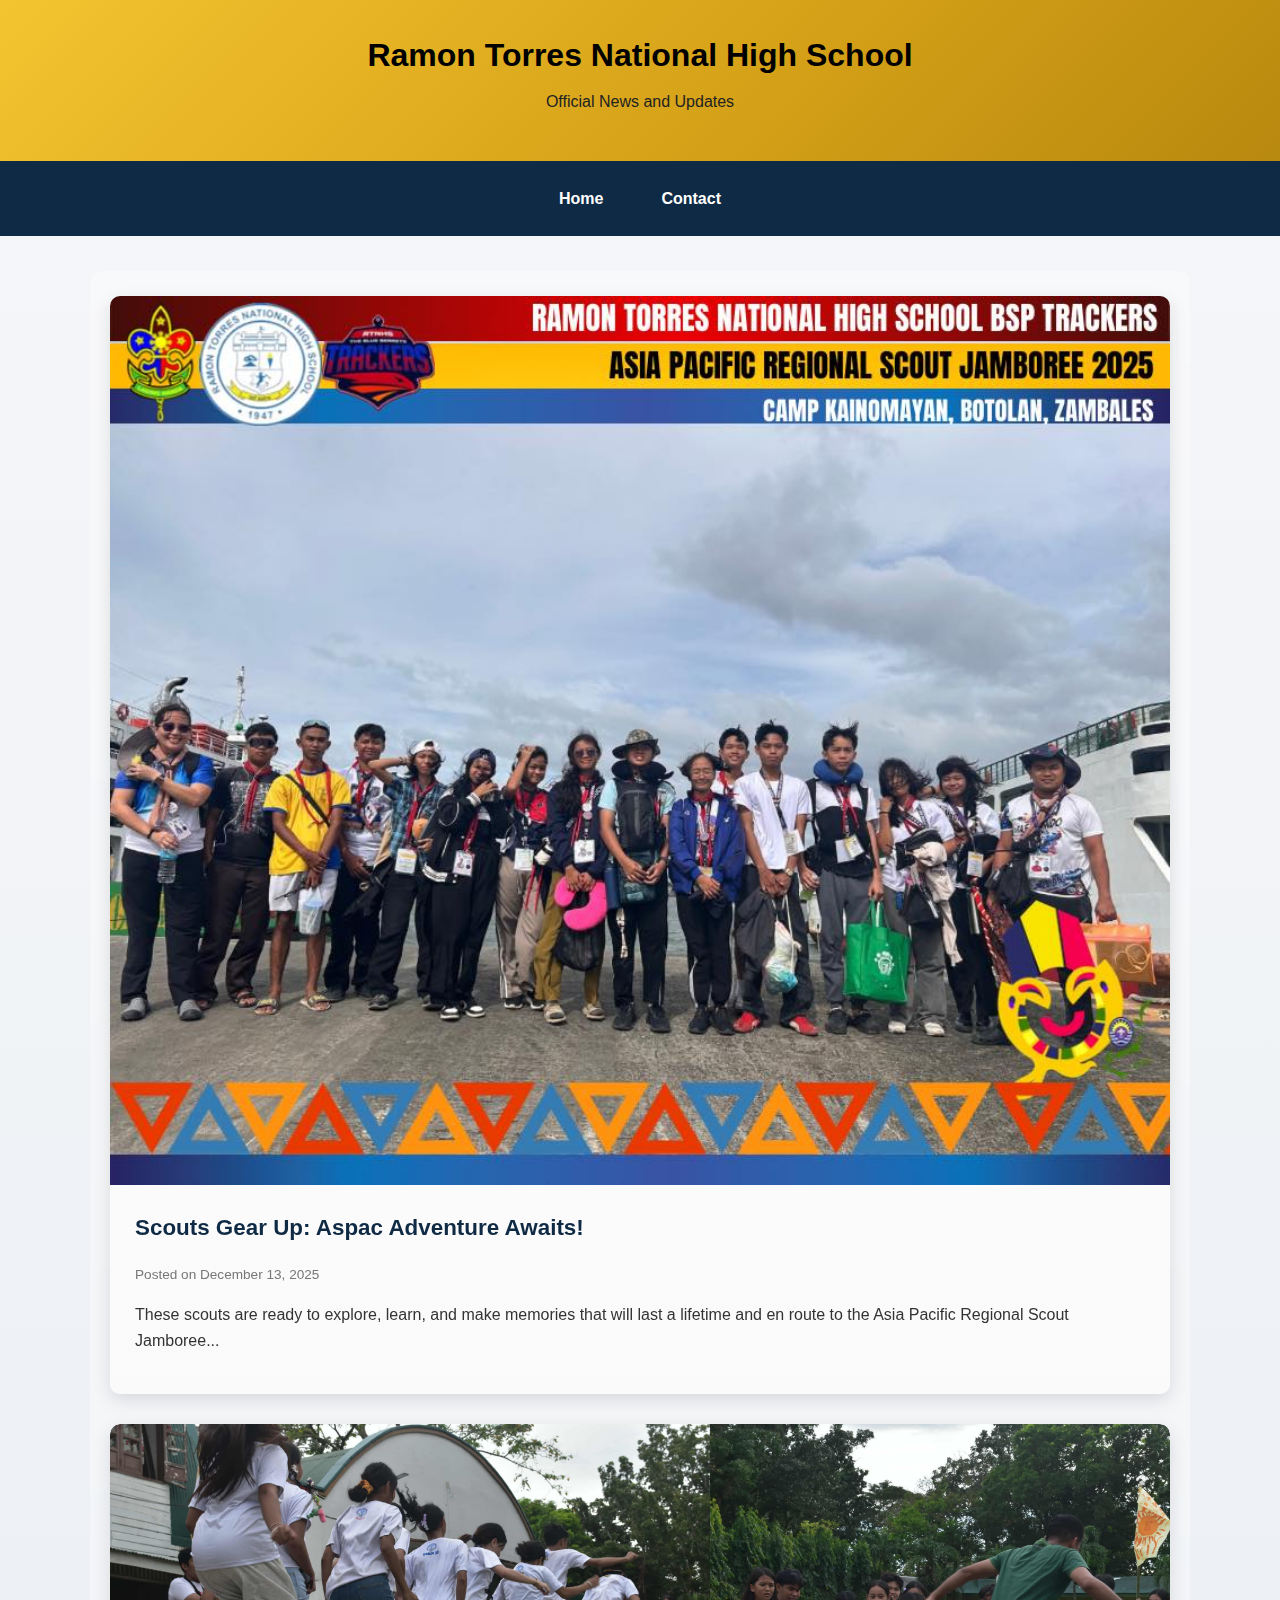
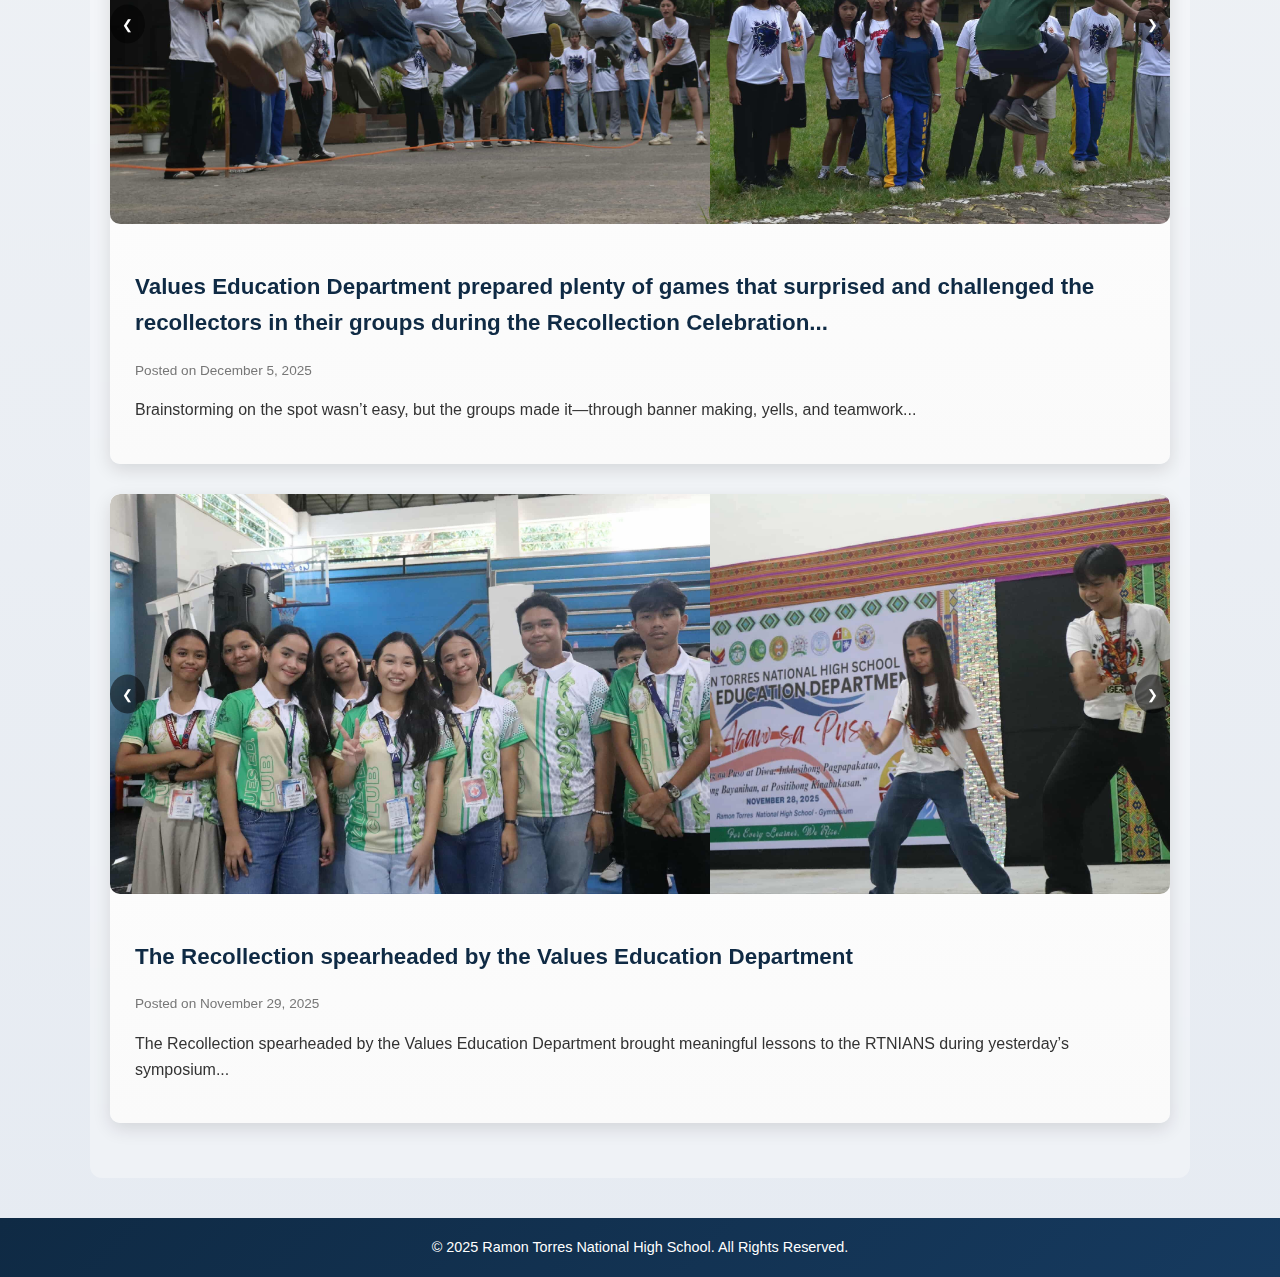
<file: news.html>
<!DOCTYPE html>
<html lang="en">
<head>
    <meta charset="UTF-8">
    <meta name="viewport" content="width=device-width, initial-scale=1.0">
    <title>Ramon Torres National High School | News</title>

    <style>
        :root {
            --yellow: #f4c430;
            --dark-yellow: #d4a017;
            --navy: #0f2a44;
            --navy-light: #163a5f;
            --bg-light: #f6f7f9;
            --text-dark: #333;
        }

        * {
            box-sizing: border-box;
        }

        body {
            font-family: "Segoe UI", Arial, Helvetica, sans-serif;
            margin: 0;
            background: linear-gradient(
                180deg,
                #f6f7f9 0%,
                #eef1f5 50%,
                #e6ebf2 100%
            );
            color: var(--text-dark);
            line-height: 1.6;
        }

        /* HEADER */
        header {
            background: linear-gradient(
                135deg,
                var(--yellow) 0%,
                var(--dark-yellow) 60%,
                #b8890f 100%
            );
            padding: 30px 20px;
            text-align: center;
            box-shadow: 0 6px 15px rgba(0,0,0,0.25);
        }

        header h1 {
            margin: 0;
            font-size: 2rem;
            color: #000;
        }

        header p {
            margin-top: 8px;
            font-size: 1rem;
            color: #222;
        }

        /* NAVIGATION */
        nav {
            background-color: var(--navy);
            display: flex;
            justify-content: center;
            flex-wrap: wrap;
            padding: 12px 0;
        }

        nav a {
            color: white;
            text-decoration: none;
            margin: 5px 15px;
            font-weight: 600;
            padding: 8px 14px;
            border-radius: 5px;
            transition: background 0.3s;
        }

        nav a:hover {
            background-color: var(--yellow);
            color: #000;
        }

        /* MAIN CONTAINER */
        .container {
            max-width: 1100px;
            margin: 35px auto;
            padding: 25px 20px;
            background: rgba(255, 255, 255, 0.35);
            backdrop-filter: blur(4px);
            border-radius: 12px;
        }

        /* NEWS CARD */
        .news-item {
            background: linear-gradient(
                180deg,
                #ffffff 0%,
                #fafafa 100%
            );
            margin-bottom: 30px;
            border-radius: 10px;
            overflow: hidden;
            box-shadow: 0 6px 18px rgba(0,0,0,0.12);
            transition: transform 0.2s, box-shadow 0.2s;
        }

        .news-item:hover {
            transform: translateY(-4px);
            box-shadow: 0 8px 22px rgba(0,0,0,0.15);
        }

        .news-item img {
            width: 100%;
            height: auto;
            display: block;
        }

        .news-content {
            padding: 25px;
        }

        .news-content h2 {
            margin-top: 0;
            color: var(--navy);
            font-size: 1.4rem;
        }

        .date {
            font-size: 0.85rem;
            color: #777;
            margin-bottom: 12px;
        }

        /* FOOTER */
        footer {
            background: linear-gradient(
                135deg,
                var(--navy),
                var(--navy-light)
            );
            color: white;
            text-align: center;
            padding: 18px;
            margin-top: 40px;
            font-size: 0.9rem;
        }

        /* CAROUSEL */
        .carousel-container {
            position: relative;
            max-width: 100%;
            height: 400px;
            overflow: hidden;
            border-radius: 10px;
            margin-bottom: 20px;
        }

        .carousel-images {
            display: flex;
            transition: transform 0.5s ease;
        }

        .carousel-images img {
            width: 100%;
            height: 400px;
            object-fit: cover;
        }

        .carousel-nav {
            position: absolute;
            top: 50%;
            width: 100%;
            display: flex;
            justify-content: space-between;
            transform: translateY(-50%);
            z-index: 1;
        }

        .carousel-nav button {
            background-color: rgba(0, 0, 0, 0.5);
            color: #fff;
            border: none;
            padding: 12px;
            cursor: pointer;
            border-radius: 50%;
            transition: background-color 0.3s;
        }

        .carousel-nav button:hover {
            background-color: rgba(0, 0, 0, 0.7);
        }

        /* RESPONSIVE */
        @media (max-width: 600px) {
            header h1 {
                font-size: 1.6rem;
            }

            .news-content {
                padding: 18px;
            }
        }
    </style>
</head>
<body>

<header>
    <h1>Ramon Torres National High School</h1>
    <p>Official News and Updates</p>
</header>

<nav>
    <a href="index.html">Home</a>
    <a href="contact.html">Contact</a>
</nav>

<div class="container">

    <!-- NEWS 1 -->
    <div class="news-item">
        <img src="images/news1.jpg" alt="Opening of School Year">
        <div class="news-content">
            <h2>Scouts Gear Up: Aspac Adventure Awaits!</h2>
            <div class="date">Posted on December 13, 2025</div>
            <p>
                These scouts are ready to explore, learn, and make memories that will last a lifetime and en route to the Asia Pacific Regional Scout Jamboree...
            </p>
        </div>
    </div>

    <!-- NEWS 2 -->
    <div class="news-item">
        <div class="carousel-container">
            <div class="carousel-images">
                <img src="images/news2.jpg" alt="Brigada Eskwela">
                <img src="images/new3.jpg" alt="Brigada Eskwela">
                <img src="images/news4.jpg" alt="Brigada Eskwela">
            </div>
            <div class="carousel-nav">
                <button class="prevBtn">&#10094;</button>
                <button class="nextBtn">&#10095;</button>
            </div>
        </div>
        <div class="news-content">
            <h2>Values Education Department prepared plenty of games that surprised and challenged the recollectors in their groups during the Recollection Celebration...</h2>
            <div class="date">Posted on December 5, 2025</div>
            <p>
                Brainstorming on the spot wasn’t easy, but the groups made it—through banner making, yells, and teamwork...
            </p>
        </div>
    </div>

    <!-- NEWS 3 -->
    <div class="news-item">
        <div class="carousel-container">
            <div class="carousel-images">
                <img src="images/news5.jpg" alt="Student Achievers">
                <img src="images/news6.jpg" alt="Student Achievers">
                <img src="images/news7.jpg" alt="Student Achievers">
                <img src="images/news8.jpg" alt="Student Achievers">
            </div>
            <div class="carousel-nav">
                <button class="prevBtn">&#10094;</button>
                <button class="nextBtn">&#10095;</button>
            </div>
        </div>
        <div class="news-content">
            <h2>The Recollection spearheaded by the Values Education Department</h2>
            <div class="date">Posted on November 29, 2025</div>
            <p>
                The Recollection spearheaded by the Values Education Department brought meaningful lessons to the RTNIANS during yesterday’s symposium...
            </p>
        </div>
    </div>

</div>

<footer>
    &copy; 2025 Ramon Torres National High School. All Rights Reserved.
</footer>

</body>
</html>
</file>
